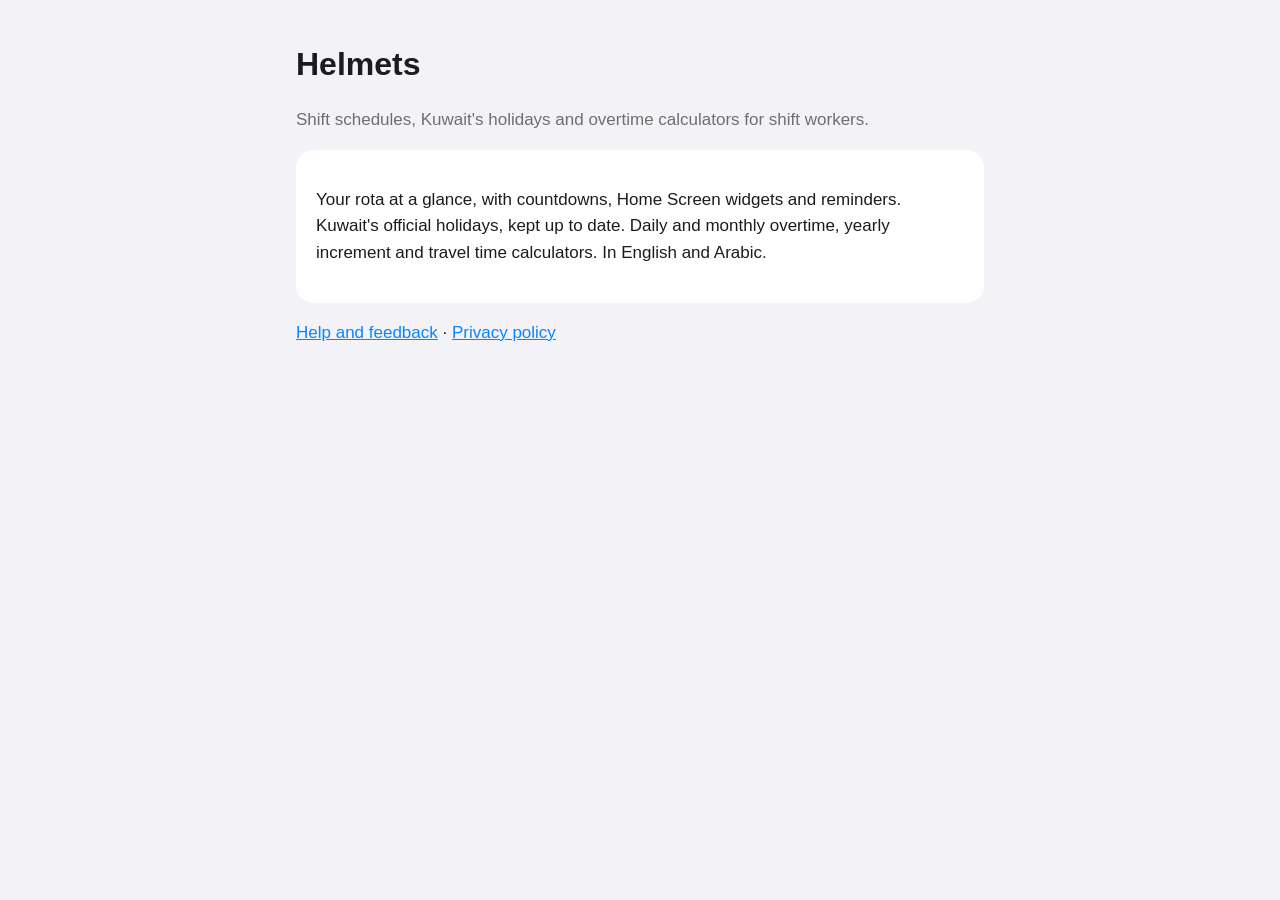
<file: index.html>
<!doctype html>
<html lang="en"><head><meta charset="utf-8"><meta name="viewport" content="width=device-width, initial-scale=1">
<title>Helmets</title><link rel="stylesheet" href="style.css"></head>
<body><main>
<h1>Helmets</h1>
<p class="muted">Shift schedules, Kuwait's holidays and overtime calculators for shift workers.</p>
<div class="card">
<p>Your rota at a glance, with countdowns, Home Screen widgets and reminders. Kuwait's official holidays, kept up to date. Daily and monthly overtime, yearly increment and travel time calculators. In English and Arabic.</p>
</div>
<p><a href="support.html">Help and feedback</a> · <a href="privacy.html">Privacy policy</a></p>
</main></body></html>
</file>
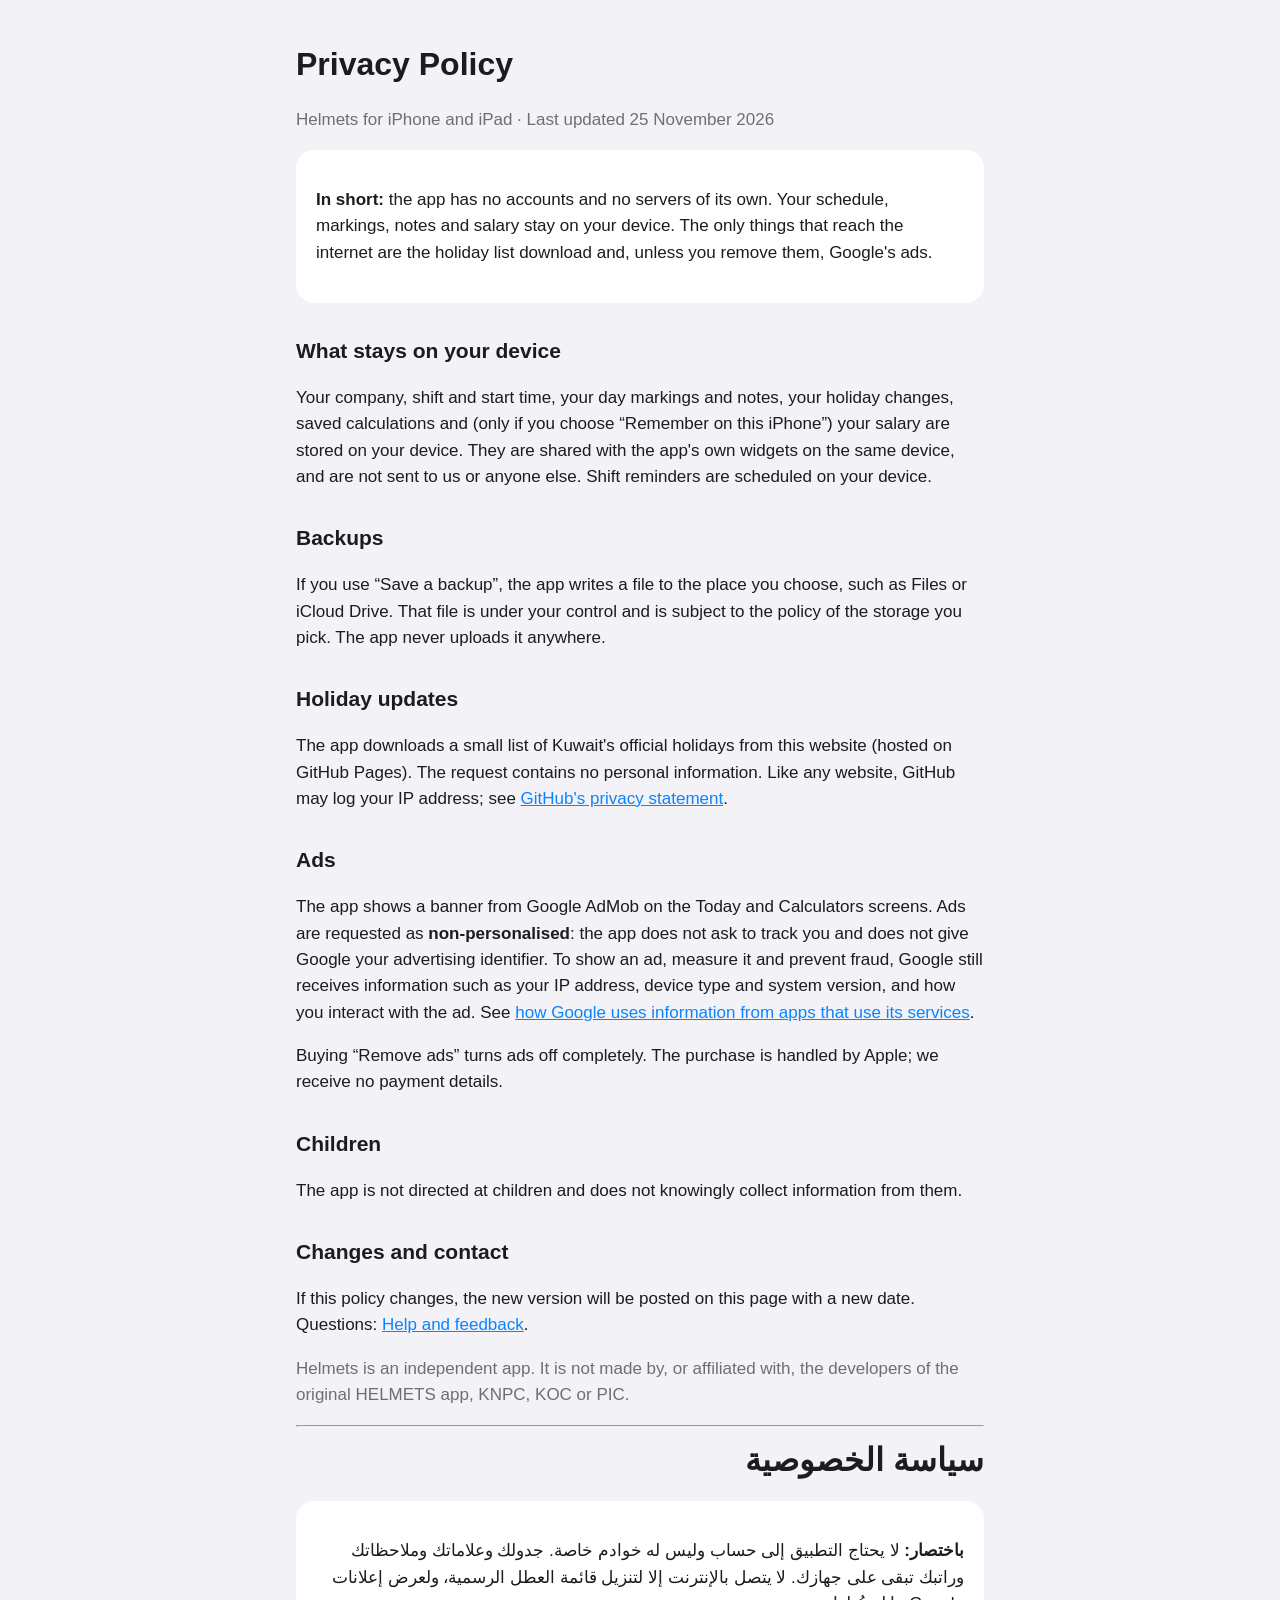
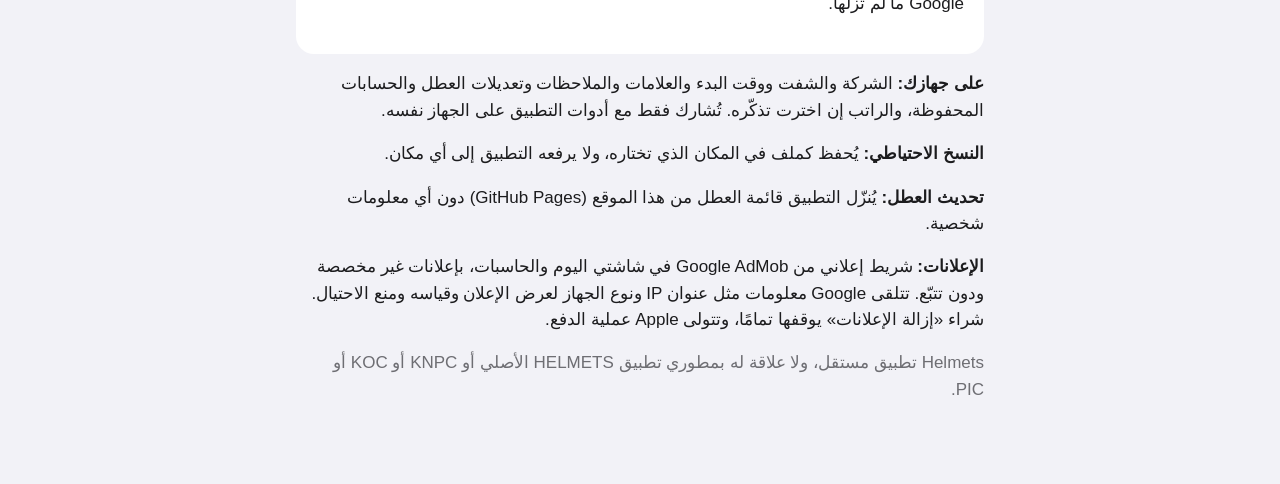
<file: privacy.html>
<!doctype html>
<html lang="en"><head><meta charset="utf-8"><meta name="viewport" content="width=device-width, initial-scale=1">
<title>Privacy Policy · Helmets</title><link rel="stylesheet" href="style.css"></head>
<body><main>
<h1>Privacy Policy</h1>
<p class="muted">Helmets for iPhone and iPad · Last updated 25 November 2026</p>

<div class="card">
<p><strong>In short:</strong> the app has no accounts and no servers of its own. Your schedule, markings, notes and salary stay on your device. The only things that reach the internet are the holiday list download and, unless you remove them, Google's ads.</p>
</div>

<h2>What stays on your device</h2>
<p>Your company, shift and start time, your day markings and notes, your holiday changes, saved calculations and (only if you choose “Remember on this iPhone”) your salary are stored on your device. They are shared with the app's own widgets on the same device, and are not sent to us or anyone else. Shift reminders are scheduled on your device.</p>

<h2>Backups</h2>
<p>If you use “Save a backup”, the app writes a file to the place you choose, such as Files or iCloud Drive. That file is under your control and is subject to the policy of the storage you pick. The app never uploads it anywhere.</p>

<h2>Holiday updates</h2>
<p>The app downloads a small list of Kuwait's official holidays from this website (hosted on GitHub Pages). The request contains no personal information. Like any website, GitHub may log your IP address; see <a href="https://docs.github.com/en/site-policy/privacy-policies/github-general-privacy-statement">GitHub's privacy statement</a>.</p>

<h2>Ads</h2>
<p>The app shows a banner from Google AdMob on the Today and Calculators screens. Ads are requested as <strong>non-personalised</strong>: the app does not ask to track you and does not give Google your advertising identifier. To show an ad, measure it and prevent fraud, Google still receives information such as your IP address, device type and system version, and how you interact with the ad. See <a href="https://policies.google.com/technologies/partner-sites">how Google uses information from apps that use its services</a>.</p>
<p>Buying “Remove ads” turns ads off completely. The purchase is handled by Apple; we receive no payment details.</p>

<h2>Children</h2>
<p>The app is not directed at children and does not knowingly collect information from them.</p>

<h2>Changes and contact</h2>
<p>If this policy changes, the new version will be posted on this page with a new date. Questions: <a href="support.html">Help and feedback</a>.</p>

<p class="muted">Helmets is an independent app. It is not made by, or affiliated with, the developers of the original HELMETS app, KNPC, KOC or PIC.</p>

<hr>
<div dir="rtl" lang="ar">
<h1>سياسة الخصوصية</h1>
<div class="card"><p><strong>باختصار:</strong> لا يحتاج التطبيق إلى حساب وليس له خوادم خاصة. جدولك وعلاماتك وملاحظاتك وراتبك تبقى على جهازك. لا يتصل بالإنترنت إلا لتنزيل قائمة العطل الرسمية، ولعرض إعلانات Google ما لم تُزلها.</p></div>
<p><strong>على جهازك:</strong> الشركة والشفت ووقت البدء والعلامات والملاحظات وتعديلات العطل والحسابات المحفوظة، والراتب إن اخترت تذكّره. تُشارك فقط مع أدوات التطبيق على الجهاز نفسه.</p>
<p><strong>النسخ الاحتياطي:</strong> يُحفظ كملف في المكان الذي تختاره، ولا يرفعه التطبيق إلى أي مكان.</p>
<p><strong>تحديث العطل:</strong> يُنزّل التطبيق قائمة العطل من هذا الموقع (GitHub Pages) دون أي معلومات شخصية.</p>
<p><strong>الإعلانات:</strong> شريط إعلاني من Google AdMob في شاشتي اليوم والحاسبات، بإعلانات غير مخصصة ودون تتبّع. تتلقى Google معلومات مثل عنوان IP ونوع الجهاز لعرض الإعلان وقياسه ومنع الاحتيال. شراء «إزالة الإعلانات» يوقفها تمامًا، وتتولى Apple عملية الدفع.</p>
<p class="muted">Helmets تطبيق مستقل، ولا علاقة له بمطوري تطبيق HELMETS الأصلي أو KNPC أو KOC أو PIC.</p>
</div>
</main></body></html>
</file>
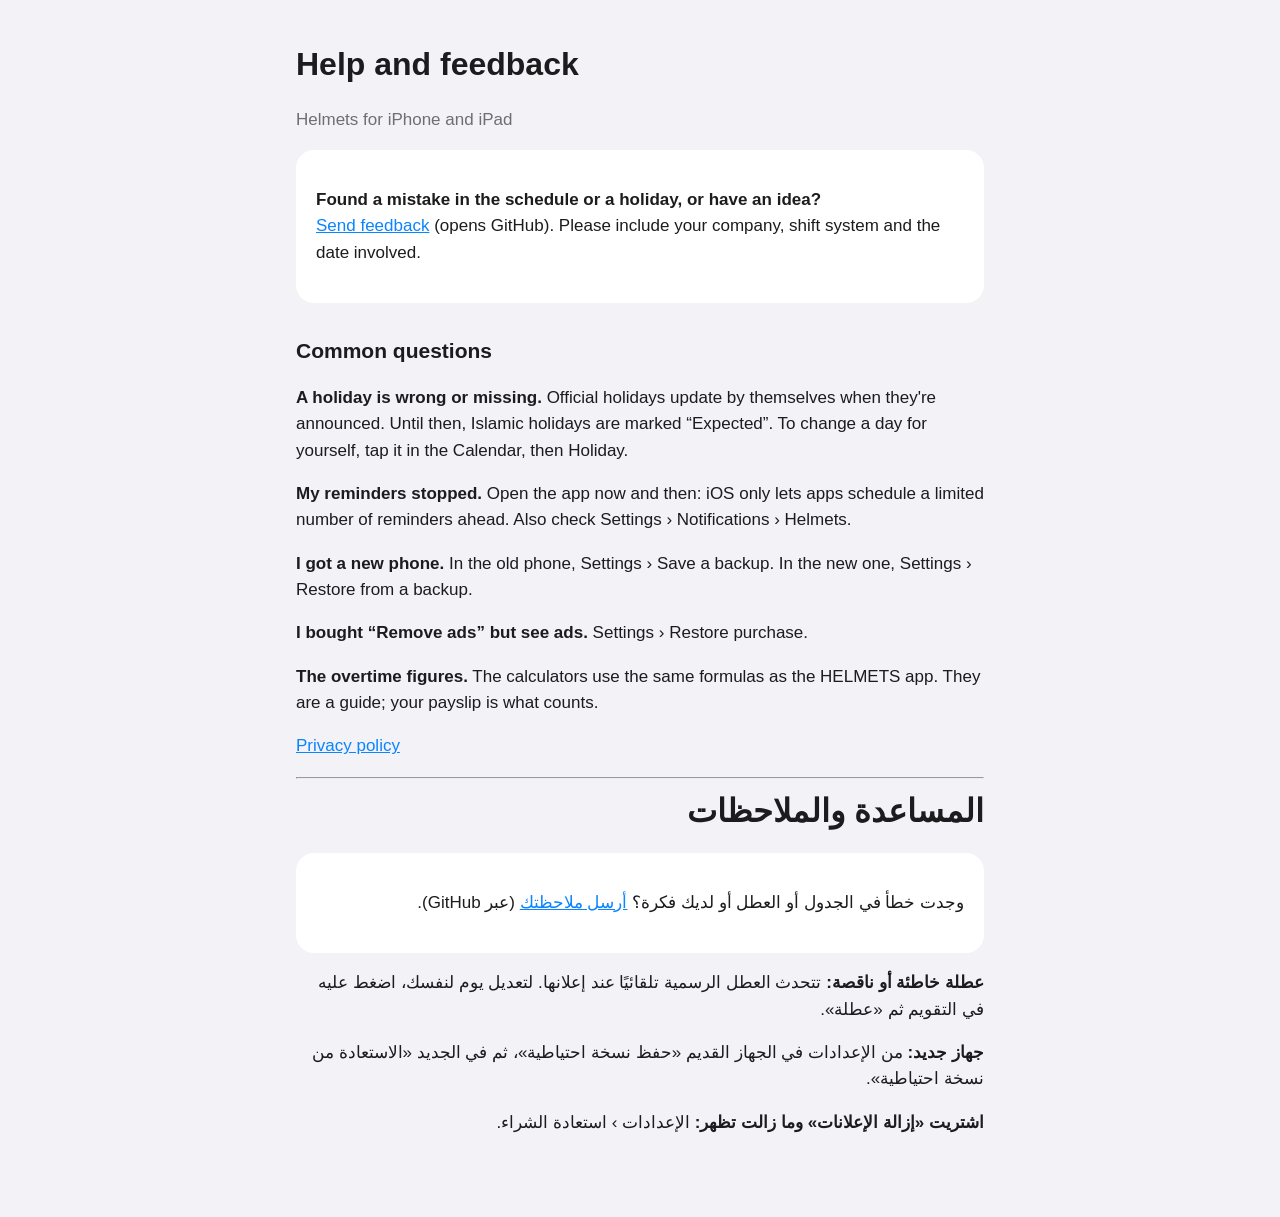
<file: support.html>
<!doctype html>
<html lang="en"><head><meta charset="utf-8"><meta name="viewport" content="width=device-width, initial-scale=1">
<title>Help · Helmets</title><link rel="stylesheet" href="style.css"></head>
<body><main>
<h1>Help and feedback</h1>
<p class="muted">Helmets for iPhone and iPad</p>

<div class="card">
<p><strong>Found a mistake in the schedule or a holiday, or have an idea?</strong><br>
<a href="https://github.com/jitaroo/helmets2/issues/new">Send feedback</a> (opens GitHub). Please include your company, shift system and the date involved.</p>
</div>

<h2>Common questions</h2>
<p><strong>A holiday is wrong or missing.</strong> Official holidays update by themselves when they're announced. Until then, Islamic holidays are marked “Expected”. To change a day for yourself, tap it in the Calendar, then Holiday.</p>
<p><strong>My reminders stopped.</strong> Open the app now and then: iOS only lets apps schedule a limited number of reminders ahead. Also check Settings › Notifications › Helmets.</p>
<p><strong>I got a new phone.</strong> In the old phone, Settings › Save a backup. In the new one, Settings › Restore from a backup.</p>
<p><strong>I bought “Remove ads” but see ads.</strong> Settings › Restore purchase.</p>
<p><strong>The overtime figures.</strong> The calculators use the same formulas as the HELMETS app. They are a guide; your payslip is what counts.</p>

<p><a href="privacy.html">Privacy policy</a></p>

<hr>
<div dir="rtl" lang="ar">
<h1>المساعدة والملاحظات</h1>
<div class="card"><p>وجدت خطأ في الجدول أو العطل أو لديك فكرة؟ <a href="https://github.com/jitaroo/helmets2/issues/new">أرسل ملاحظتك</a> (عبر GitHub).</p></div>
<p><strong>عطلة خاطئة أو ناقصة:</strong> تتحدث العطل الرسمية تلقائيًا عند إعلانها. لتعديل يوم لنفسك، اضغط عليه في التقويم ثم «عطلة».</p>
<p><strong>جهاز جديد:</strong> من الإعدادات في الجهاز القديم «حفظ نسخة احتياطية»، ثم في الجديد «الاستعادة من نسخة احتياطية».</p>
<p><strong>اشتريت «إزالة الإعلانات» وما زالت تظهر:</strong> الإعدادات › استعادة الشراء.</p>
</div>
</main></body></html>
</file>
<file: style.css>
:root { --bg:#f2f2f7; --card:#fff; --text:#1c1c1e; --muted:#6e6e73; --accent:#0a84ff; }
@media (prefers-color-scheme: dark) { :root { --bg:#000; --card:#1c1c1e; --text:#f2f2f7; --muted:#98989d; --accent:#409cff; } }
* { box-sizing: border-box; }
body { margin:0; background:var(--bg); color:var(--text); font:17px/1.55 -apple-system, BlinkMacSystemFont, "SF Pro Text", "Segoe UI", Tahoma, sans-serif; }
main { max-width: 720px; margin: 0 auto; padding: 32px 16px 64px; }
h1 { font-size: 32px; margin: 8px 0 4px; } h2 { font-size: 21px; margin-top: 32px; }
.card { background: var(--card); border-radius: 18px; padding: 20px; margin: 16px 0; }
.muted { color: var(--muted); } a { color: var(--accent); }
[dir=rtl] { font-family: -apple-system, "SF Arabic", Tahoma, sans-serif; }
</file>
